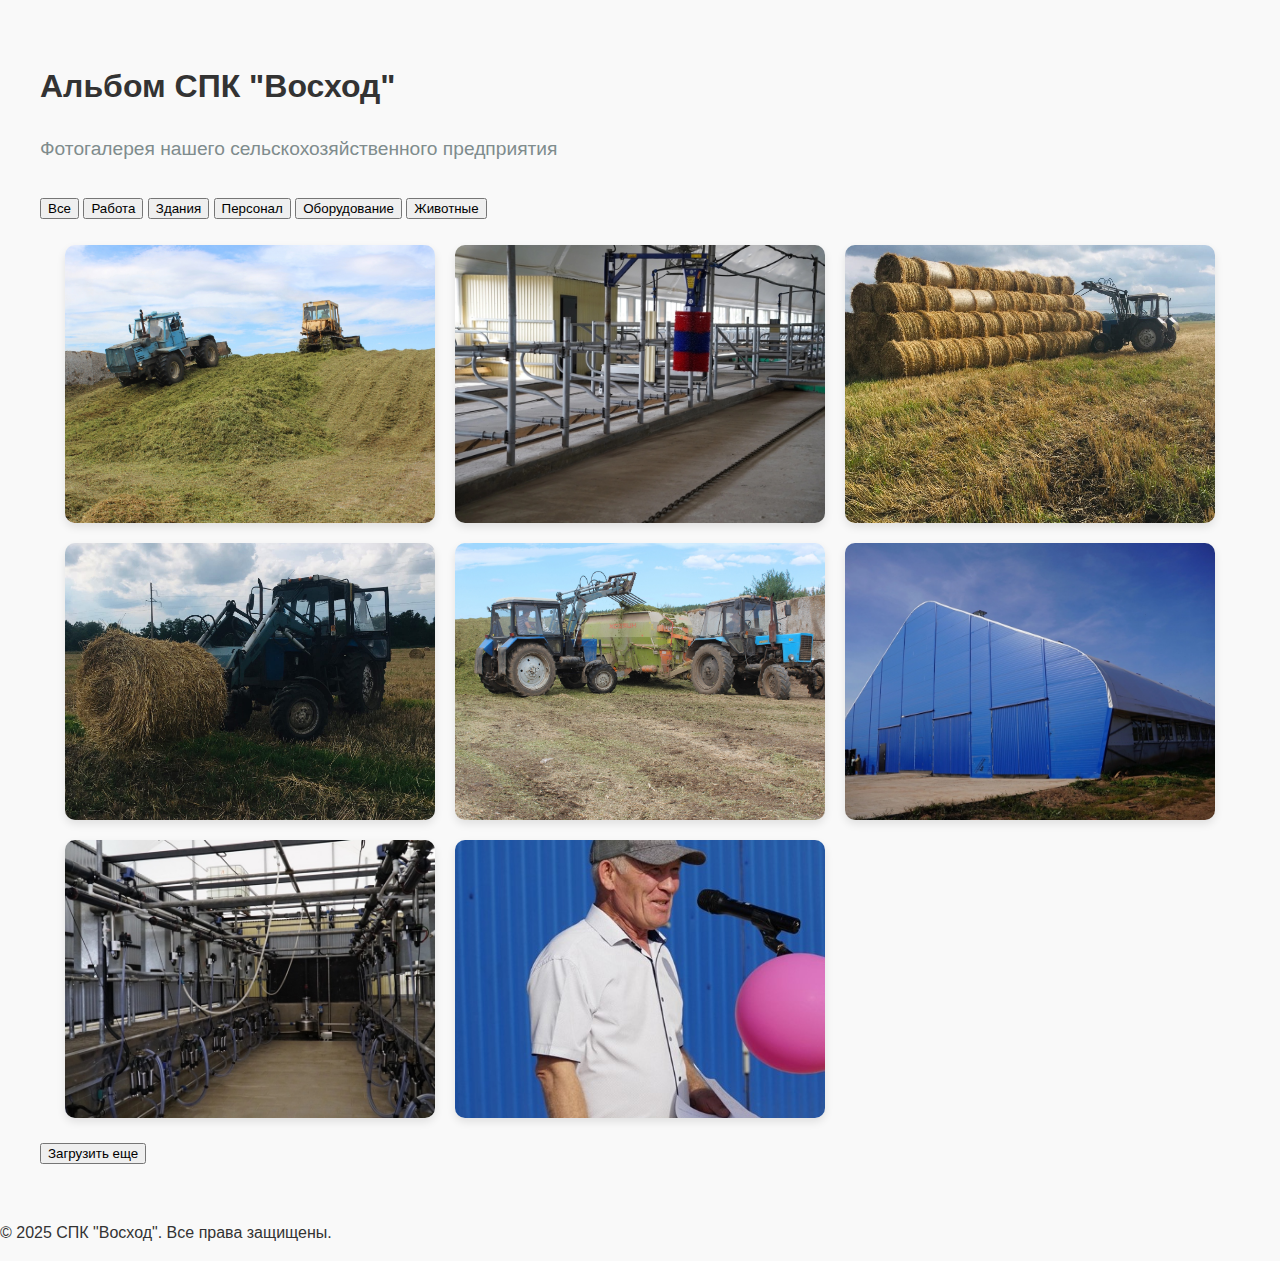
<file: album.html>
<!DOCTYPE html>
<html lang="ru">
<head>
    <meta charset="UTF-8">
    <meta name="viewport" content="width=device-width, initial-scale=1.0">
    <title>Фотогалерея СПК "Восход"</title>
    <link rel="stylesheet" href="https://cdnjs.cloudflare.com/ajax/libs/font-awesome/6.4.0/css/all.min.css">
    <link rel="shortcut icon" href="orig.jpeg" type="jpeg">
    <link rel="stylesheet" href="album.css">
</head>
<body>
    <div class="container">
        <header>
            <h1>Альбом СПК "Восход"</h1>
            <p class="subtitle">Фотогалерея нашего сельскохозяйственного предприятия</p>
        </header>

        <div class="category-filters">
            <button class="filter-btn active" data-category="all">Все</button>
            <button class="filter-btn" data-category="work">Работа</button>
            <button class="filter-btn" data-category="building">Здания</button>
            <button class="filter-btn" data-category="staff">Персонал</button>
            <button class="filter-btn" data-category="equipment">Оборудование</button>
            <button class="filter-btn" data-category="animals">Животные</button>
        </div>

        <div class="gallery-container">
            <div class="gallery-grid" id="galleryGrid">
                <!-- Фотографии будут добавляться через JavaScript -->
            </div>

            <button class="load-more" id="loadMore">Загрузить еще</button>
        </div>
    </div>
    <!-- Модальное окно для просмотра фото -->
    <div class="modal" id="imageModal">
        <span class="close-btn">&times;</span>
        <span class="nav-btn prev-btn">&lt;</span>
        <span class="nav-btn next-btn">&gt;</span>
        <div class="modal-content">
            <img class="modal-img" id="modalImage" alt="">
            <div class="modal-info">
                <h3 id="modalTitle"></h3>
                <p id="modalDate"></p>
            </div>
        </div>
    </div>
    <footer>
        <p>© 2025 СПК "Восход". Все права защищены.</p>
    </footer>
    <script>
        // Данные фотографий (в реальном проекте можно загружать с сервера)
        const photos = [
                    { id: 1, src: 'rabota.jpg', title: 'Современная техника', category: 'work' },
                    { id: 2, src: 'ferma.jpg', title: 'Коровники', category: 'building' },
                    { id: 3, src: 'rabota-2.jpg', title: 'Работа в поле', category: 'work' },
                    { id: 4, src: 'rabota-3.jpg', title: 'Сельхозтехника', category: 'work' },
                    { id: 5, src: 'rabota-4.jpg', title: 'Уборочная кампания', category: 'work' },
                    { id: 6, src: 'zdanie.jpg', title: 'Ферма СПК "Восход"', category: 'building' },
                    { id: 7, src: 'milk_apparat.jpg', title: 'Молочное оборудование', category: 'equipment' },
                    { id: 8, src: 'vladelec.jpg', title: 'Председатель Клековкин В.И.', category: 'staff' },
                    { id: 9, src: 'personal-2.jpg', title: 'Работники фермы', category: 'staff' },
                    { id: 10, src: 'personal-3.jpg', title: 'Специалисты', category: 'staff' },
                    { id: 11, src: '1 ferma.jpg', title: '', category: 'animals' },
                    { id: 12, src: '6 ferma.jpg', title: '', category: 'animals' },
                    { id: 13, src: '13 ferma.jpg', title: '', category: 'animals' },
                    { id: 14, src: '15 ferma.jpg', title: '', category: 'animals' },
                    { id: 15, src: '17 ferma.jpg', title: '', category: 'animals' },
                    { id: 16, src: '26 ferma.jpg', title: '', category: 'animals' },  // Было id: 18
                    { id: 17, src: '28 ferma.jpg', title: '', category: 'animals' },  // Было id: 19
                    { id: 18, src: '38 ferma.jpg', title: '', category: 'animals' },  // Было id: 20
                    { id: 19, src: '40 ferma.jpg', title: '', category: 'animals' },  // Было id: 22
                    { id: 20, src: '42 ferma.jpg', title: '', category: 'animals' },  // Было id: 23
                    { id: 21, src: '50 ferma.jpg', title: '', category: 'animals' },  // Было id: 24 (дубль 26 удален)
                    { id: 22, src: '51 ferma.jpg', title: '', category: 'animals' },  // Было id: 25
                    { id: 23, src: '46 ferma.jpg', title: '', category: 'animals' },  // Было id: 27
                    { id: 24, src: '66 ferma.jpg', title: '', category: 'animals' },  // Было id: 28
                    { id: 25, src: '72 ferma.jpg', title: '', category: 'animals' },  // Было id: 29
                    { id: 26, src: '82 ferma.jpg', title: '', category: 'animals' },  // Было id: 30
                    { id: 27, src: '14 ferma.jpg', title: 'Заготовка силоса', category: 'work' },  // Было id: 31
                    { id: 28, src: '21 ferma.jpg', title: '', category: 'work' },     // Было id: 32
                    { id: 29, src: '2 ferma.jpg', title: '', category: 'building' },  // Было id: 34
                    { id: 30, src: '4 ferma.jpg', title: '', category: 'building' },  // Было id: 35
                    { id: 31, src: '5 ferma.jpg', title: '', category: 'building' },  // Было id: 36
                    { id: 32, src: '9 ferma.jpg', title: '', category: 'building' },  // Было id: 37
                    { id: 33, src: '27 ferma.jpg', title: '', category: 'building' }, // Было id: 38
                    { id: 34, src: '29 ferma.jpg', title: '', category: 'building' }, // Было id: 39
                    { id: 35, src: '31 ferma.jpg', title: '', category: 'building' }, // Было id: 40
                    { id: 36, src: '55 ferma.jpg', title: '', category: 'building' }, // Было id: 43
                    { id: 37, src: '45 ferma.jpg', title: '', category: 'building' }, // Было id: 44
                    { id: 38, src: '52 ferma.jpg', title: 'Администрация СПК "Восход"', category: 'building' }, // Было id: 45
                    { id: 39, src: '58 ferma.jpg', title: '', category: 'building' }, // Было id: 46
                    { id: 40, src: '61 ferma.jpg', title: '', category: 'building' }, // Было id: 47
                    { id: 41, src: '62 ferma.jpg', title: '', category: 'building' }, // Было id: 48
                    { id: 42, src: '67 ferma.jpg', title: '', category: 'building' }, // Было id: 49
                    { id: 43, src: '75 ferma.jpg', title: '', category: 'building' }, // Было id: 51 (id:50 удален как дубль 28)
                    { id: 44, src: '78 ferma.jpg', title: '', category: 'building' }, // Было id: 52
                    { id: 45, src: '81 ferma.jpg', title: '', category: 'building' }, // Было id: 53
                    { id: 46, src: '29 ferma.jpg', title: 'Молочное оборудование', category: 'equipment' }, // Было id: 54
                    { id: 47, src: '25 ferma.jpg', title: '', category: 'equipment' }, // Было id: 56
                    { id: 48, src: '32 ferma.jpg', title: '', category: 'equipment' }, // Было id: 57
                    { id: 49, src: '33 ferma.jpg', title: '', category: 'equipment' }, // Было id: 58
                    { id: 50, src: '35 ferma.jpg', title: '', category: 'equipment' }, // Было id: 60 (id:59 удален как дубль 35)
                    { id: 51, src: '82 ferma.jpg', title: '', category: 'equipment' },
            
            
            // Добавьте больше фотографий по необходимости
        ];

        // Элементы DOM
        const galleryGrid = document.getElementById('galleryGrid');
        const loadMoreBtn = document.getElementById('loadMore');
        const filterBtns = document.querySelectorAll('.filter-btn');
        const imageModal = document.getElementById('imageModal');
        const modalImage = document.getElementById('modalImage');
        const modalTitle = document.getElementById('modalTitle');
        const modalDate = document.getElementById('modalDate');
        const closeBtn = document.querySelector('.close-btn');
        const prevBtn = document.querySelector('.prev-btn');
        const nextBtn = document.querySelector('.next-btn');

        // Текущий индекс для пагинации
        let currentPage = 1;
        const photosPerPage = 8;

        function displayPhotos(filteredPhotos, page = 1) {
            galleryGrid.innerHTML = ''; // Очищаем галерею перед отображением новых фото
            
            const startIndex = (page - 1) * photosPerPage;
            const endIndex = startIndex + photosPerPage;
            const photosToShow = filteredPhotos.slice(startIndex, endIndex);
            
            photosToShow.forEach(photo => {
                const imgContainer = document.createElement('div');
                imgContainer.classList.add('gallery-item');
                
                const img = document.createElement('img');
                img.src = photo.src;
                img.alt = photo.title;
                img.loading = "lazy"; // Ленивая загрузка для оптимизации
                
                img.addEventListener('click', () => {
                    openModal(photo);
                });
                
                imgContainer.appendChild(img);
                galleryGrid.appendChild(imgContainer);
            });
            
            // Показываем/скрываем кнопку "Загрузить еще"
            loadMoreBtn.style.display = endIndex < filteredPhotos.length ? 'block' : 'none';
        }

        function filterPhotos(category) {
            const filteredPhotos = category === 'all' ? photos : photos.filter(photo => photo.category === category);
            currentPage = 1; // Сбрасываем страницу при фильтрации
            displayPhotos(filteredPhotos, currentPage);
        }

        filterBtns.forEach(btn => {
            btn.addEventListener('click', () => {
                filterBtns.forEach(b => b.classList.remove('active'));
                btn.classList.add('active');
                filterPhotos(btn.dataset.category);
            });
        });

        // Модальное окно
        function openModal(photo) {
            modalImage.src = photo.src;
            modalTitle.textContent = photo.title;
            modalDate.textContent = photo.date;
            imageModal.style.display = 'block';
            document.body.style.overflow = 'hidden'; // Блокируем прокрутку страницы
            
            // Устанавливаем текущий индекс для навигации
            currentImageIndex = photos.findIndex(p => p.id === photo.id);
        }

        function closeModal() {
            imageModal.style.display = 'none';
            document.body.style.overflow = 'auto'; // Восстанавливаем прокрутку страницы
        }

        closeBtn.addEventListener('click', closeModal);

        // Закрытие модального окна при клике вне изображения
        imageModal.addEventListener('click', (e) => {
            if (e.target === imageModal) {
                closeModal();
            }
        });

        // Функция для переключения картинок в модальном окне
        let currentImageIndex = 0;
        function showImage(index) {
            if (index < 0) {
                currentImageIndex = photos.length - 1;
            } else if (index >= photos.length) {
                currentImageIndex = 0;
            } else {
                currentImageIndex = index;
            }
            openModal(photos[currentImageIndex]);
        }

        prevBtn.addEventListener('click', (e) => {
            e.stopPropagation();
            showImage(currentImageIndex - 1);
        });
        
        nextBtn.addEventListener('click', (e) => {
            e.stopPropagation();
            showImage(currentImageIndex + 1);
        });

        // Навигация по клавиатуре
        document.addEventListener('keydown', (e) => {
            if (imageModal.style.display === 'block') {
                switch(e.key) {
                    case 'ArrowLeft':
                        showImage(currentImageIndex - 1);
                        break;
                    case 'ArrowRight':
                        showImage(currentImageIndex + 1);
                        break;
                    case 'Escape':
                        closeModal();
                        break;
                }
            }
        });

        // Загрузка дополнительных фотографий
        loadMoreBtn.addEventListener('click', () => {
            const activeFilter = document.querySelector('.filter-btn.active').dataset.category;
            const filteredPhotos = activeFilter === 'all' ? photos : photos.filter(photo => photo.category === activeFilter);
            currentPage++;
            displayPhotos(filteredPhotos, currentPage);
        });

        // Изначальное отображение всех фотографий
        displayPhotos(photos);
    </script>
</body>
</html>
</file>
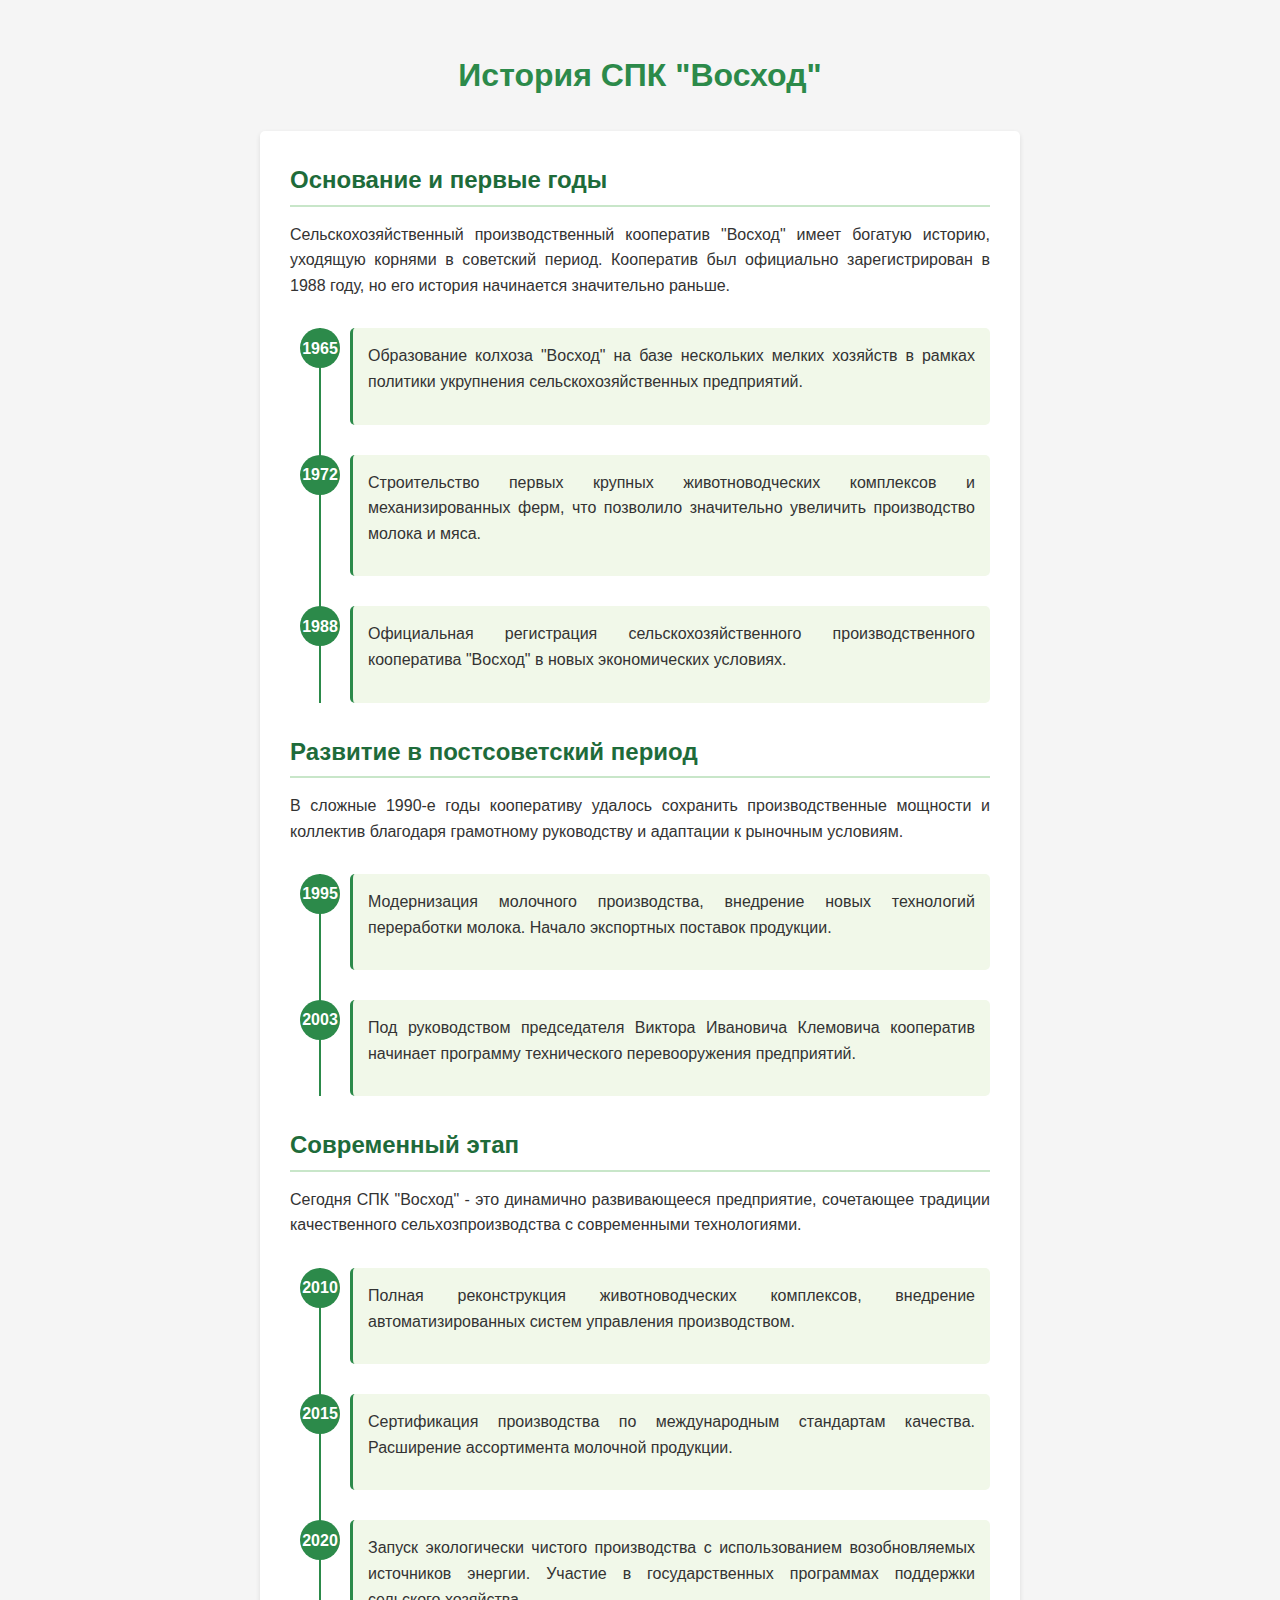
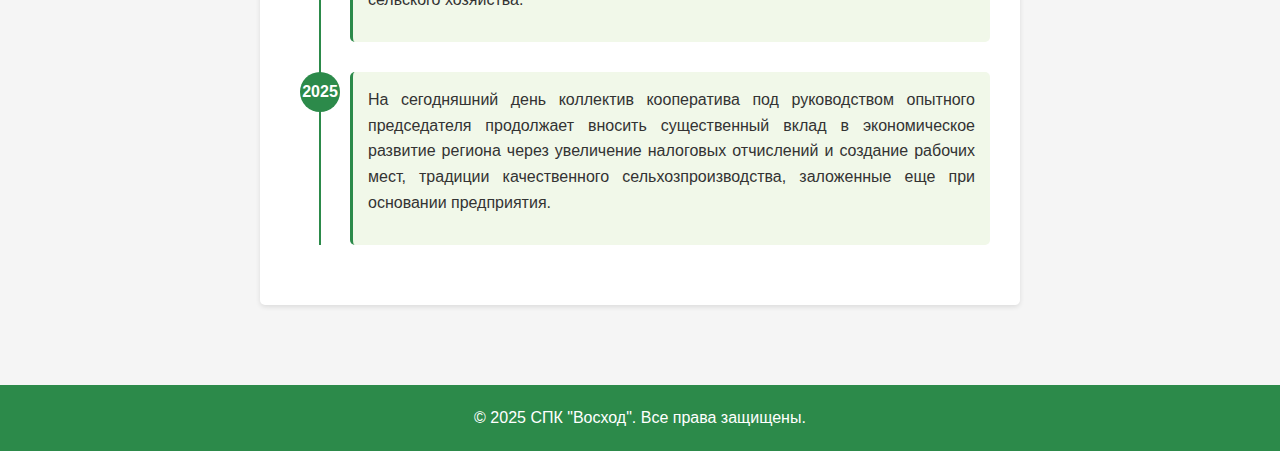
<file: history.html>
<!DOCTYPE html>
<html lang="ru">
<head>
    <meta charset="UTF-8">
    <meta name="viewport" content="width=device-width, initial-scale=1.0">
    <title>История СПК "Восход"</title>
    <link rel="stylesheet" href="history.css">
    <link rel="shortcut icon" href="orig.jpeg" type="jpeg">
    </head>
<body>
    <div class="container">
        <h1 class="page-title">История СПК "Восход"</h1>
        
        <div class="history-content">
            <div class="history-section">
                <h2>Основание и первые годы</h2>
                <p>Сельскохозяйственный производственный кооператив "Восход" имеет богатую историю, уходящую корнями в советский период. Кооператив был официально зарегистрирован в 1988 году, но его история начинается значительно раньше.</p>
                
                <div class="timeline">
                    <div class="timeline-item">
                        <div class="timeline-year">1965</div>
                        <div class="timeline-content">
                            <p>Образование колхоза "Восход" на базе нескольких мелких хозяйств в рамках политики укрупнения сельскохозяйственных предприятий.</p>
                        </div>
                    </div>
                    
                    <div class="timeline-item">
                        <div class="timeline-year">1972</div>
                        <div class="timeline-content">
                            <p>Строительство первых крупных животноводческих комплексов и механизированных ферм, что позволило значительно увеличить производство молока и мяса.</p>
                        </div>
                    </div>
                    
                    <div class="timeline-item">
                        <div class="timeline-year">1988</div>
                        <div class="timeline-content">
                            <p>Официальная регистрация сельскохозяйственного производственного кооператива "Восход" в новых экономических условиях.</p>
                        </div>
                    </div>
                </div>
            </div>
            
            <div class="history-section">
                <h2>Развитие в постсоветский период</h2>
                <p>В сложные 1990-е годы кооперативу удалось сохранить производственные мощности и коллектив благодаря грамотному руководству и адаптации к рыночным условиям.</p>
                
                <div class="timeline">
                    <div class="timeline-item">
                        <div class="timeline-year">1995</div>
                        <div class="timeline-content">
                            <p>Модернизация молочного производства, внедрение новых технологий переработки молока. Начало экспортных поставок продукции.</p>
                        </div>
                    </div>
                    
                    <div class="timeline-item">
                        <div class="timeline-year">2003</div>
                        <div class="timeline-content">
                            <p>Под руководством председателя Виктора Ивановича Клемовича кооператив начинает программу технического перевооружения предприятий.</p>
                        </div>
                    </div>
                </div>
            </div>
            
            <div class="history-section">
                <h2>Современный этап</h2>
                <p>Сегодня СПК "Восход" - это динамично развивающееся предприятие, сочетающее традиции качественного сельхозпроизводства с современными технологиями.</p>
                
                <div class="timeline">
                    <div class="timeline-item">
                        <div class="timeline-year">2010</div>
                        <div class="timeline-content">
                            <p>Полная реконструкция животноводческих комплексов, внедрение автоматизированных систем управления производством.</p>
                        </div>
                    </div>
                    
                    <div class="timeline-item">
                        <div class="timeline-year">2015</div>
                        <div class="timeline-content">
                            <p>Сертификация производства по международным стандартам качества. Расширение ассортимента молочной продукции.</p>
                        </div>
                    </div>
                    
                    <div class="timeline-item">
                        <div class="timeline-year">2020</div>
                        <div class="timeline-content">
                            <p>Запуск экологически чистого производства с использованием возобновляемых источников энергии. Участие в государственных программах поддержки сельского хозяйства.</p>
                        </div>
                    </div>
                    <div class="timeline-item">
                        <div class="timeline-year">2025</div>
                        <div class="timeline-content">
                            <p>На сегодняшний день коллектив кооператива под руководством опытного председателя продолжает вносить существенный вклад в экономическое развитие региона через увеличение налоговых отчислений и создание рабочих мест, традиции качественного сельхозпроизводства, заложенные еще при основании предприятия.</p>
                        </div>
                    </div>
                </div>
            </div>
        </div>
    </div>
    
    <footer>
        <p>© 2025 СПК "Восход". Все права защищены.</p>
    </footer>
</body>
</html>
</file>
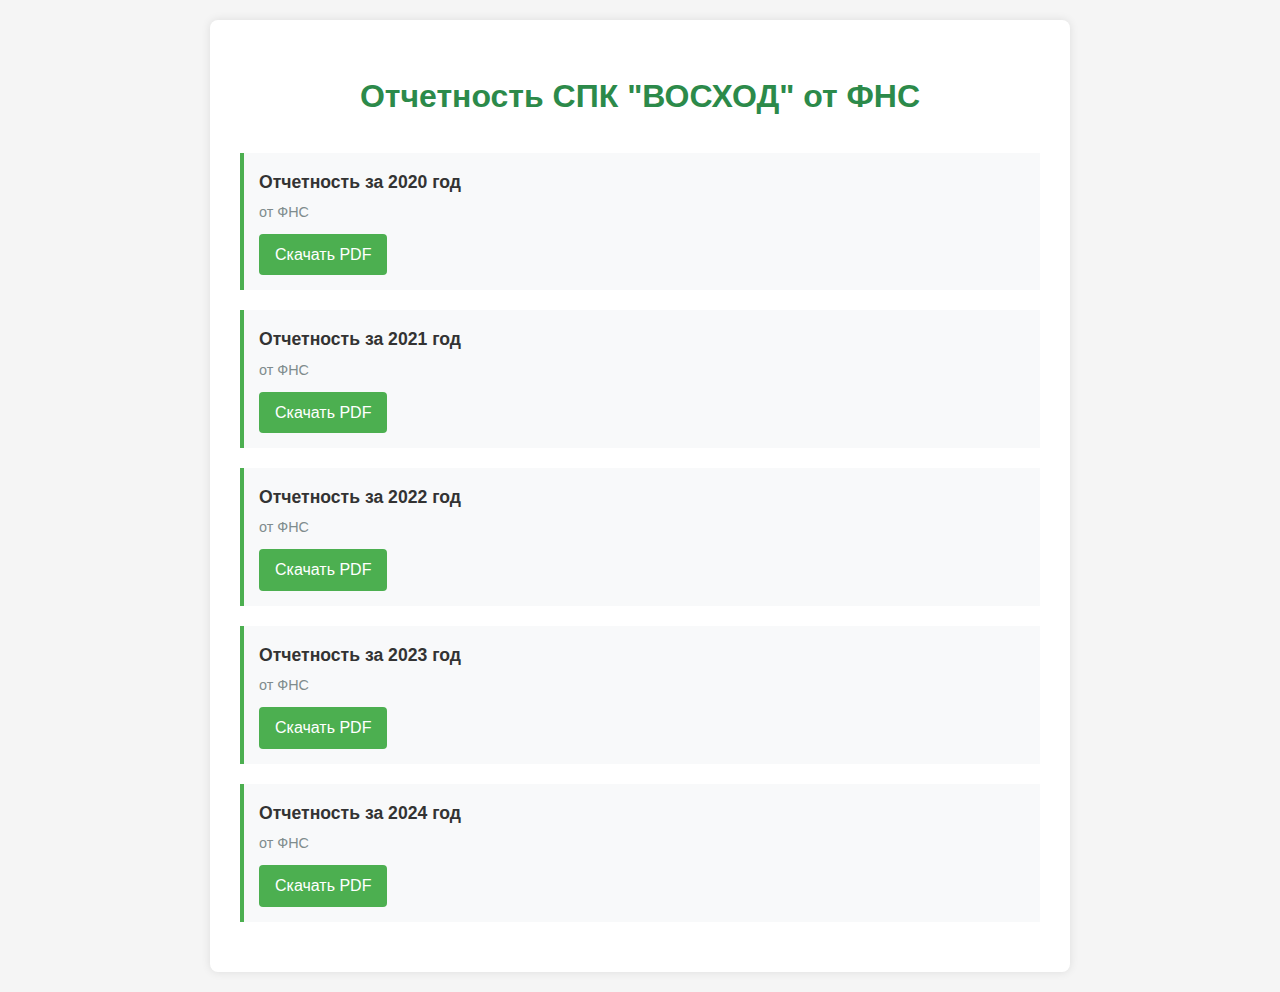
<file: spk_voshod_otchet.html>
<!DOCTYPE html>
<html lang="ru">
<head>
    <meta charset="UTF-8">
    <meta name="viewport" content="width=device-width, initial-scale=1.0">
    <title>Отчетность СПК "ВОСХОД"</title>
    <link rel="stylesheet" href="otchet.css">
    <link rel = "shortcut icon" href = "C:\Users\Егор\Downloads\orig.jpeg" type = "jpeg">
</head>
<body>
    <div class="container">
        <h1>Отчетность СПК "ВОСХОД" от ФНС</h1>
        
        <div class="report">
            <div class="report-year">Отчетность за 2020 год</div>
            <div class="report-source">от ФНС</div>
            <a href="C:\Users\Егор\Desktop\Spk_voshod\files\2020fns.pdf" class="download-btn" download>Скачать PDF</a>
        </div>
        
        <div class="report">
            <div class="report-year">Отчетность за 2021 год</div>
            <div class="report-source">от ФНС</div>
            <a href="C:\Users\Егор\Desktop\Spk_voshod\files\2021fns.pdf" class="download-btn" download>Скачать PDF</a>
        </div>
        
        <div class="report">
            <div class="report-year">Отчетность за 2022 год</div>
            <div class="report-source">от ФНС</div>
            <a href="C:\Users\Егор\Desktop\Spk_voshod\files\2022fns.pdf" class="download-btn" download>Скачать PDF</a>
        </div>
        
        <div class="report">
            <div class="report-year">Отчетность за 2023 год</div>
            <div class="report-source">от ФНС</div>
            <a href="C:\Users\Егор\Desktop\Spk_voshod\files\2023fns.pdf" class="download-btn" download>Скачать PDF</a>
        </div>
        <div class="report">
            <div class="report-year">Отчетность за 2024 год</div>
            <div class="report-source">от ФНС</div>
            <a href="C:\Users\Егор\Desktop\Spk_voshod\files\2024fns.pdf" class="download-btn" download>Скачать PDF</a>
        </div>
    </div>
</body>
</html>
</file>
<file: album.css>
body {
    font-family: 'Segoe UI', Tahoma, Geneva, Verdana, sans-serif;
    margin: 0;
    padding: 0;
    background-color: #f9f9f9;
    color: #333;
    line-height: 1.6;
}

.back-button {
    position: relative;
    width: 60px;
    height: 15px;
    margin: 0px 290px;
    padding: 15px 30px;
    background-color: #4CAF50;
    color: white;
    text-decoration: none;
    border-radius: 15px;
    font-weight: 300;
    box-shadow: 0 4px 8px rgba(0, 0, 0, 0.1);
    z-index: 800;
    transition: all 0.3s ease;
    display: flex;
    align-items: center;
    gap: 8px;
}

.back-button:hover {
    background-color: #2e6930;
    transform: translateY(-2px);
    box-shadow: 0 6px 12px rgba(0, 0, 0, 0.15);
}

.container {
    max-width: 1200px;
    margin: 0 auto;
    padding: 40px 20px;
}

.album-header {
    text-align: center;
    margin-bottom: 50px;
}

.album-header h1 {
    font-size: 2.8rem;
    color: #2c3e50;
    margin-bottom: 10px;
    font-weight: 700;
}

.subtitle {
    font-size: 1.2rem;
    color: #7f8c8d;
    margin-bottom: 30px;
}

/* Стили для разделов */
.album-section {
    margin-bottom: 60px;
    background-color: white;
    border-radius: 12px;
    box-shadow: 0 5px 15px rgba(0, 0, 0, 0.05);
    overflow: hidden;
}

.section-header {
    padding: 25px 30px;
    background-color: #4CAF50;
    color: white;
}

.section-title {
    font-size: 1.8rem;
    margin: 0;
    font-weight: 600;
}

.section-description {
    font-size: 1.1rem;
    margin: 10px 0 0;
    opacity: 0.9;
}

/* Сетка галереи */
.gallery-grid {
    display: grid;
    grid-template-columns: repeat(auto-fill, minmax(280px, 1fr));
    gap: 20px;
    padding: 25px;
}

.gallery-item {
    position: relative;
    border-radius: 10px;
    overflow: hidden;
    box-shadow: 0 4px 8px rgba(0, 0, 0, 0.1);
    transition: transform 0.3s ease;
    aspect-ratio: 4/3;
}

.gallery-item:hover {
    transform: translateY(-5px);
    box-shadow: 0 10px 20px rgba(0, 0, 0, 0.15);
}

.gallery-item img {
    width: 100%;
    height: 100%;
    object-fit: cover;
    display: block;
}

.image-overlay {
    position: absolute;
    bottom: 0;
    left: 0;
    right: 0;
    background: rgba(0, 0, 0, 0.7);
    color: white;
    padding: 15px;
    transform: translateY(100%);
    transition: transform 0.3s ease;
}

.gallery-item:hover .image-overlay {
    transform: translateY(0);
}

.overlay-content {
    display: flex;
    justify-content: space-between;
    align-items: center;
}

.overlay-content p {
    margin: 0;
    font-size: 1rem;
    font-weight: 500;
}

.zoom-btn {
    background: rgba(255, 255, 255, 0.2);
    border: none;
    color: white;
    width: 36px;
    height: 36px;
    border-radius: 50%;
    cursor: pointer;
    transition: all 0.3s ease;
    display: flex;
    align-items: center;
    justify-content: center;
}

.zoom-btn:hover {
    background: rgba(255, 255, 255, 0.3);
    transform: scale(1.1);
}

/* Модальное окно */
.modal {
    display: none;
    position: fixed;
    z-index: 2000;
    left: 0;
    top: 0;
    width: 100%;
    height: 100%;
    background-color: rgba(0, 0, 0, 0.9);
    overflow: auto;
}

.modal-content {
    display: block;
    margin: 60px auto;
    max-width: 90%;
    max-height: 80vh;
    animation: zoom 0.3s;
}

@keyframes zoom {
    from {transform: scale(0.8)}
    to {transform: scale(1)}
}

.caption {
    margin: 15px auto;
    text-align: center;
    color: #fff;
    font-size: 1.2rem;
    max-width: 80%;
}

.close-btn {
    position: absolute;
    top: 20px;
    right: 30px;
    color: #fff;
    font-size: 40px;
    font-weight: bold;
    transition: 0.3s;
    cursor: pointer;
}

.close-btn:hover {
    color: #ccc;
}

/* Адаптивность */
@media (max-width: 992px) {
    .container {
        padding: 30px 15px;
    }
    
    .album-header h1 {
        font-size: 2.4rem;
    }
    
    .section-title {
        font-size: 1.6rem;
    }
}

@media (max-width: 768px) {
    .back-button {
        top: 15px;
        left: 15px;
        padding: 8px 15px;
        font-size: 0.9rem;
    }
    
    .album-header h1 {
        font-size: 2rem;
    }
    
    .subtitle {
        font-size: 1rem;
    }
    
    .section-header {
        padding: 20px;
    }
    
    .gallery-grid {
        grid-template-columns: repeat(auto-fill, minmax(240px, 1fr));
        padding: 15px;
        gap: 15px;
    }
}

@media (max-width: 576px) {
    .container {
        padding: 20px 10px;
    }
    
    .album-header {
        margin-bottom: 30px;
    }
    
    .album-header h1 {
        font-size: 1.8rem;
    }
    
    .section-title {
        font-size: 1.4rem;
    }
    
    .section-description {
        font-size: 1rem;
    }
    
    .gallery-grid {
        grid-template-columns: 1fr;
    }
}
</file>
<file: history.css>
* {
    margin: 0;
    padding: 0;
    box-sizing: border-box;
    font-family: 'Arial', sans-serif;
}

body {
    background-color: #f5f5f5;
    color: #333;
    line-height: 1.6;
}

header {
    background-color: #2c8a4a;
    color: white;
    padding: 20px 0;
    text-align: center;
}

.logo {
    font-size: 28px;
    font-weight: bold;
    margin-bottom: 10px;
}

.container {
    max-width: 800px;
    margin: 0 auto;
    padding: 20px;
}

.page-title {
    text-align: center;
    margin: 30px 0;
    color: #2c8a4a;
    font-size: 32px;
}

.history-content {
    background-color: white;
    padding: 30px;
    border-radius: 5px;
    box-shadow: 0 2px 5px rgba(0,0,0,0.1);
    margin-bottom: 30px;
}

.history-section {
    margin-bottom: 30px;
}

.history-section h2 {
    color: #1e6b3a;
    margin-bottom: 15px;
    border-bottom: 2px solid #c8e6c9;
    padding-bottom: 5px;
}

.history-section p {
    margin-bottom: 15px;
    text-align: justify;
}

.timeline {
    position: relative;
    padding-left: 60px;
    margin: 30px 0;
}

.timeline::before {
    content: '';
    position: absolute;
    left: 30px;
    top: 0;
    bottom: 0;
    width: 2px;
    background: #2c8a4a;
    transform: translateX(-50%);
}

.timeline-item {
    position: relative;
    margin-bottom: 30px;
}

.timeline-year {
    position: absolute;
    left: -30px;
    top: 0;
    width: 40px;
    height: 40px;
    background: #2c8a4a;
    color: white;
    border-radius: 50%;
    display: flex;
    align-items: center;
    justify-content: center;
    font-weight: bold;
    transform: translateX(-50%);
}

.timeline-content {
    background: #f1f8e9;
    padding: 15px;
    border-radius: 5px;
    border-left: 3px solid #2c8a4a;
}

footer {
    background-color: #2c8a4a;
    color: white;
    text-align: center;
    padding: 20px 0;
    margin-top: 30px;
}

@media (max-width: 768px) {
    .timeline {
        padding-left: 50px;
    }
    
    .timeline::before {
        left: 25px;
    }
    
    .timeline-year {
        left: -25px;
        width: 30px;
        height: 30px;
        font-size: 12px;
    }
}
</file>
<file: otchet.css>
body {
    font-family: Arial, sans-serif;
    line-height: 1.6;
    margin: 0;
    padding: 20px;
    background-color: #f5f5f5;
    color: #333;
}


.container {
    max-width: 800px;
    margin: 0 auto;
    background: white;
    padding: 30px;
    border-radius: 8px;
    box-shadow: 0 0 10px rgba(0,0,0,0.1);
}
h1 {
    text-align: center;
    color: #2c8a4a;
    margin-bottom: 30px;
}
.report {
    margin-bottom: 20px;
    padding: 15px;
    border-left: 4px solid #4CAF50;
    background-color: #f8f9fa;
}
.download-btn {
    display: inline-block;
    padding: 8px 16px;
    background-color: #4CAF50;
    color: white;
    text-decoration: none;
    border-radius: 4px;
    transition: background-color 0.3s;
}
.download-btn:hover {
    background-color: #4CAF50;
}
.report-year {
    font-weight: bold;
    font-size: 1.1em;
    margin-bottom: 5px;
}
.report-source {
    color: #7f8c8d;
    font-size: 0.9em;
    margin-bottom: 10px;
}
footer {
    background-color: #2c8a4a;
    color: white;
    text-align: center;
    padding: 20px 0;
    width: 100%;
    margin-top: 20px;
}
</file>
